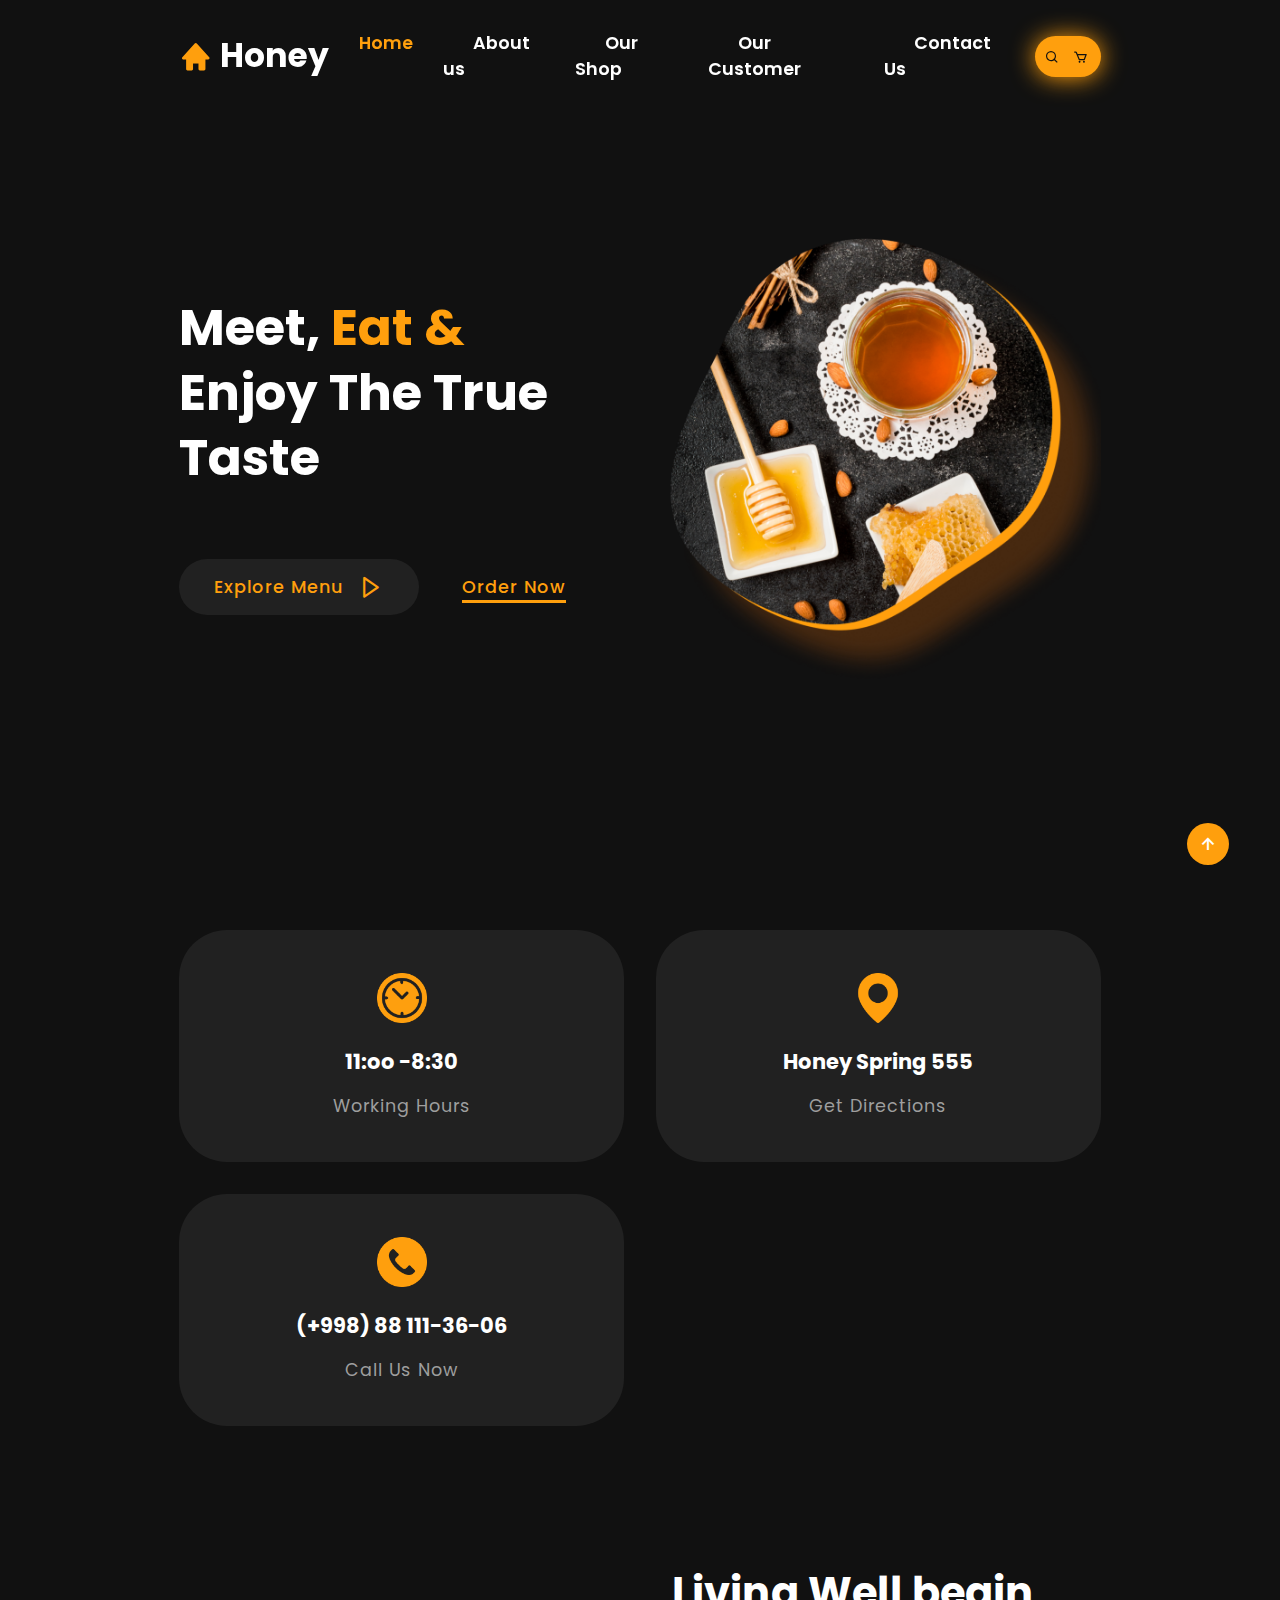
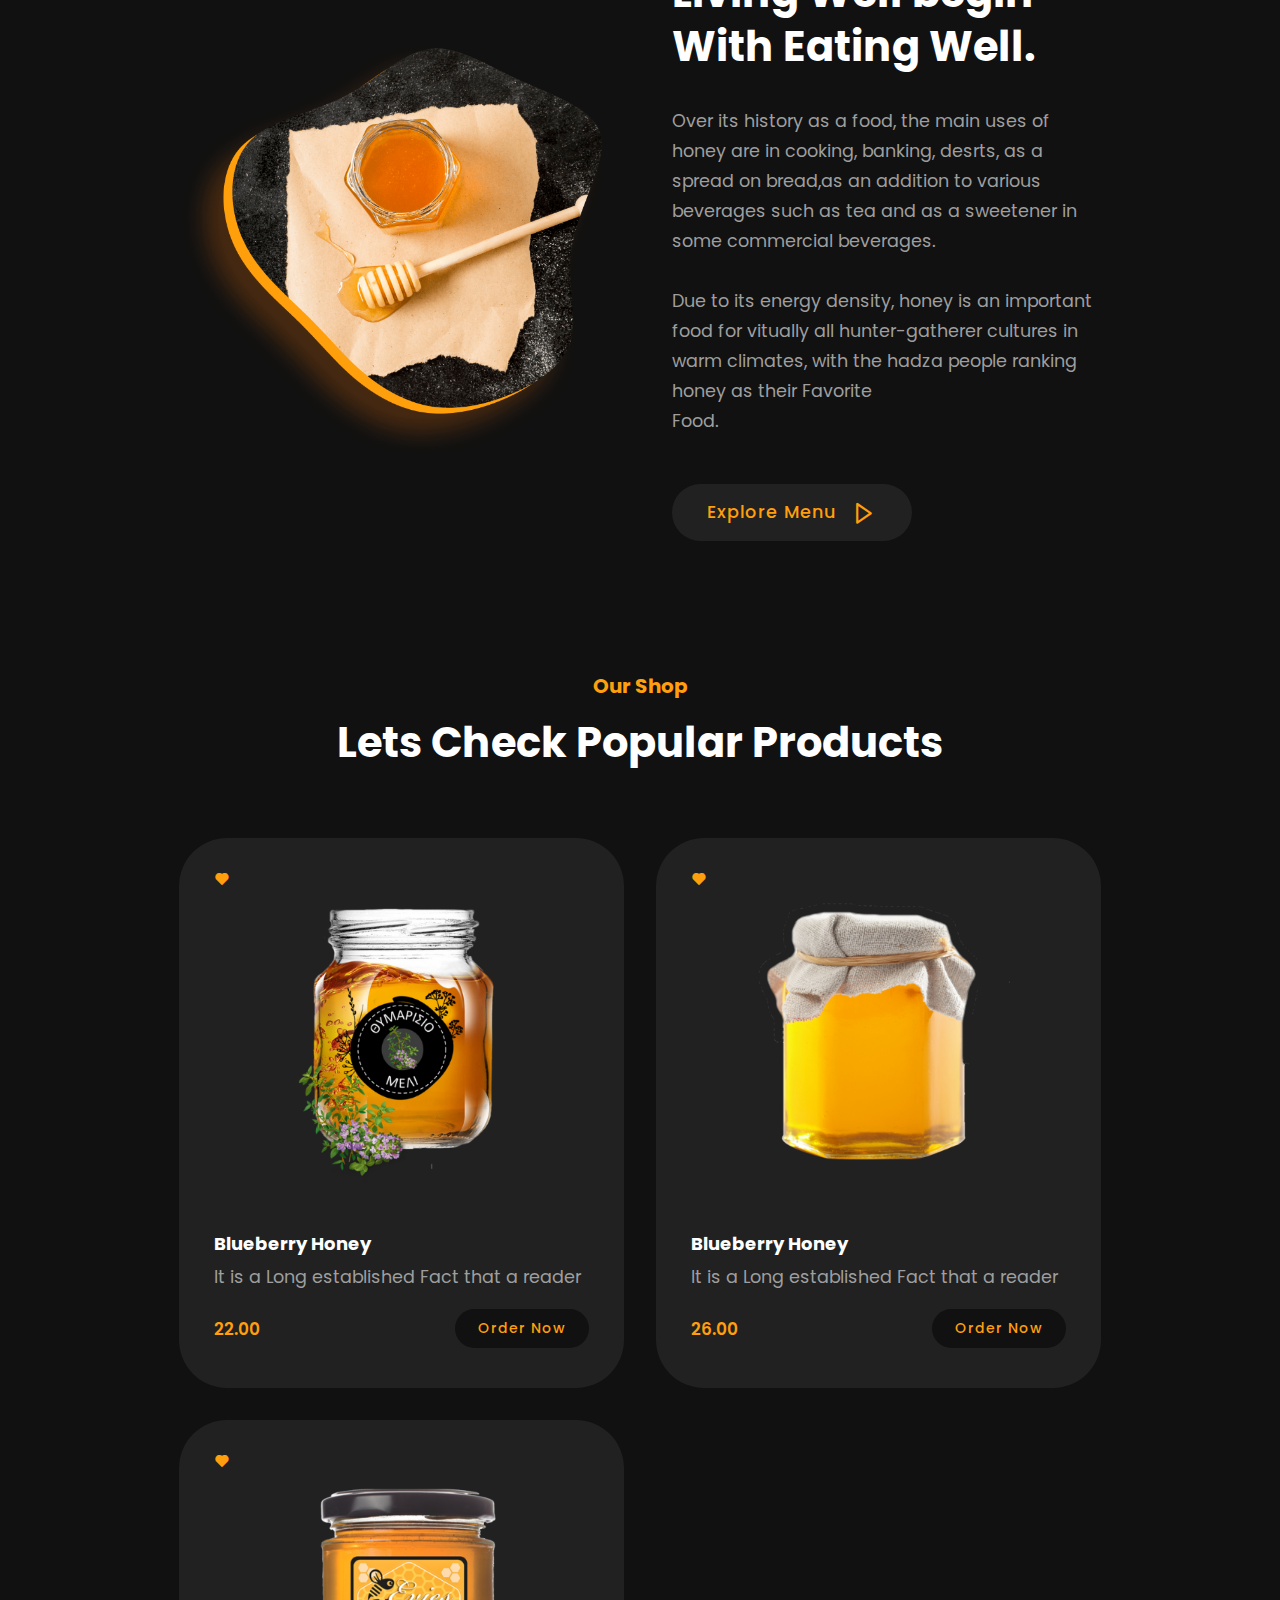
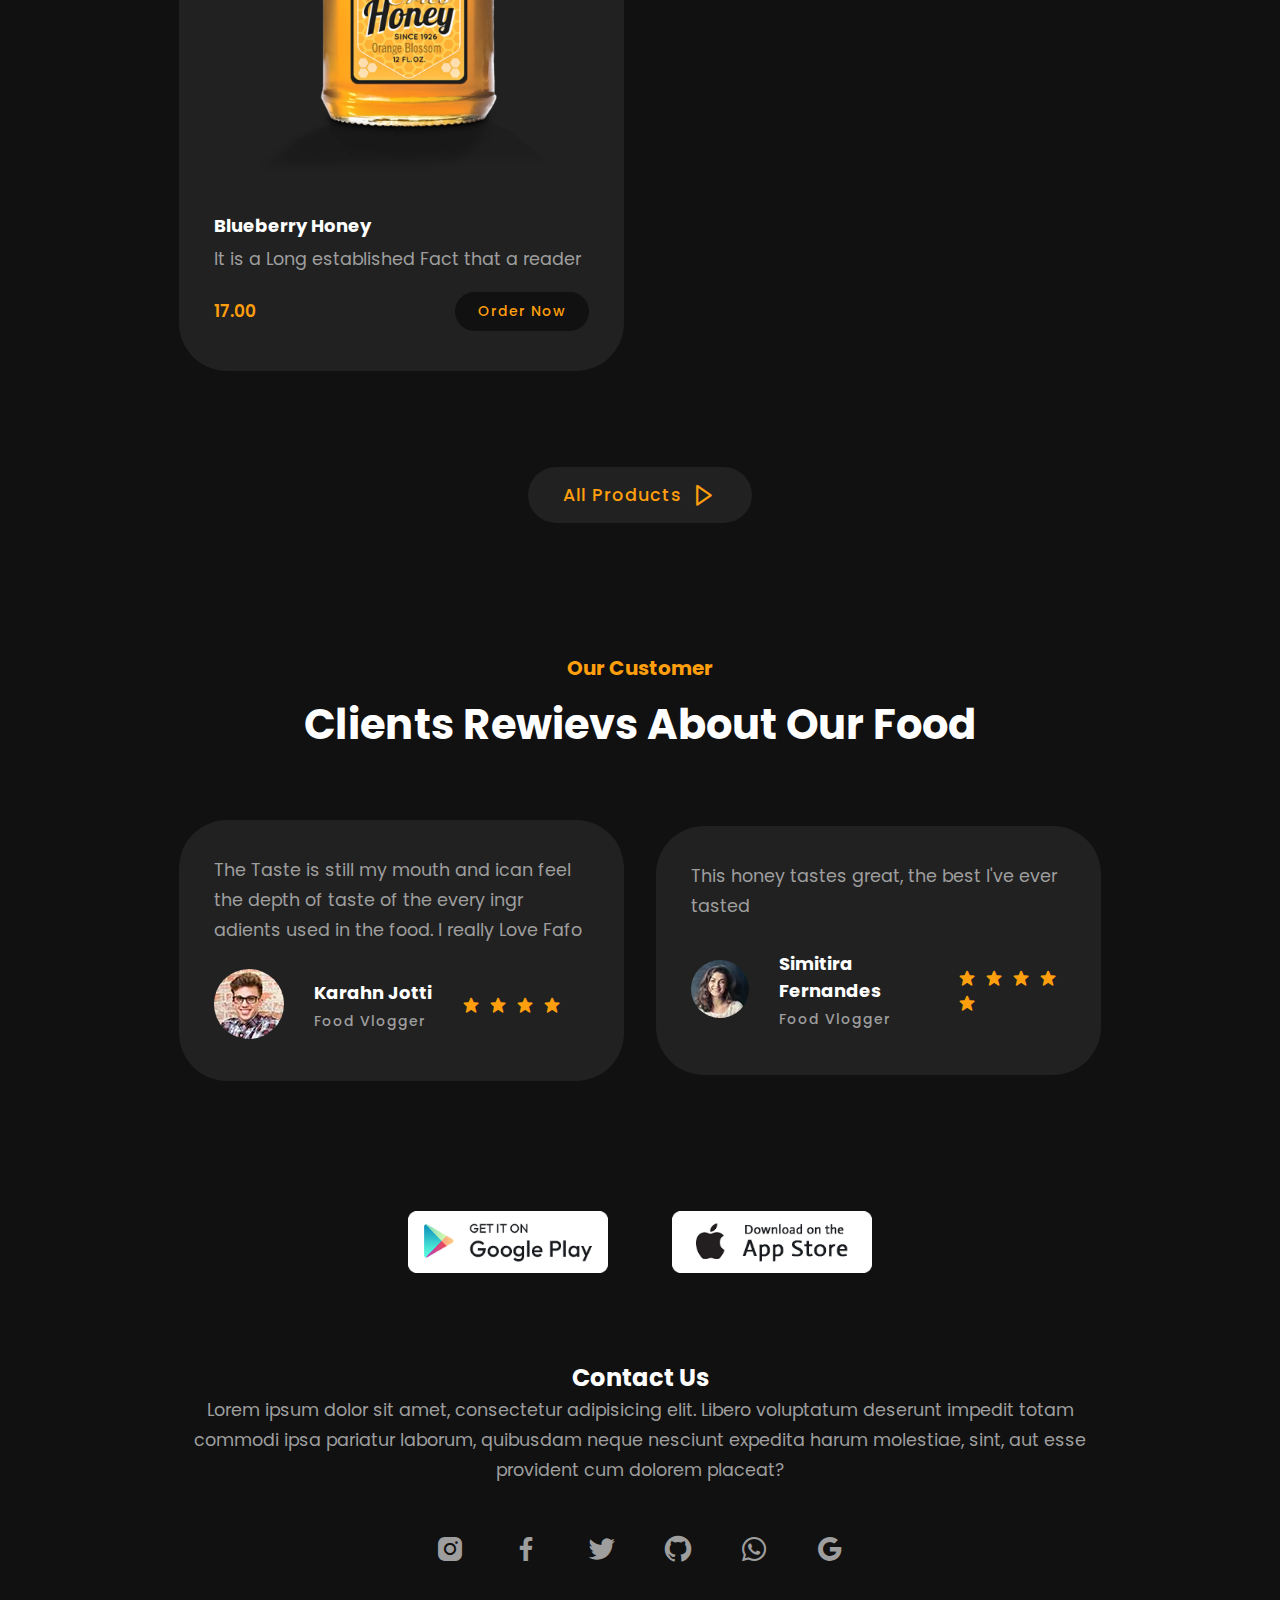
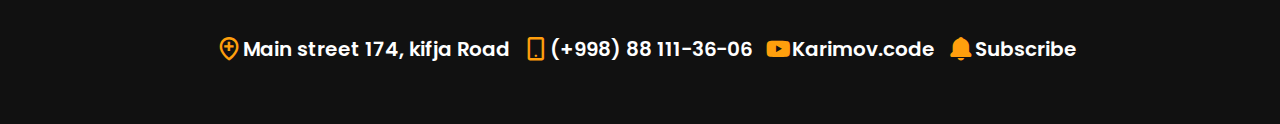
<file: index.html>
<!DOCTYPE html>
<html lang="en">

<head>
    <meta charset="UTF-8">
    <meta name="viewport" content="width=device-width, initial-scale=1.0">
    <title>Fast-food || website</title>
    <link rel="stylesheet" type="text/css" href="style.css">

    <!-- box icons -->

    <link rel="stylesheet" href="https://unpkg.com/boxicons@latest/css/boxicons.min.css">

    <!-- google fonts -->

    <link rel="preconnect" href="https://fonts.googleapis.com">
    <link rel="preconnect" href="https://fonts.gstatic.com" crossorigin>
    <link
        href="https://fonts.googleapis.com/css2?family=Poppins:ital,wght@0,400;0,500;0,600;0,700;0,800;0,900;1,300&display=swap"
        rel="stylesheet">
</head>

<body>

    <!-- header -->
    <header>
        <a href="#" class="logo"><i class='bx bxs-home'></i>Honey</a>

        <ul class="navlist">
            <li><a href="#home" class="active">Home</a></li>
            <li><a href="#about">About us</a></li>
            <li><a href="#shop">Our Shop</a></li>
            <li><a href="#rewievs">Our Customer</a></li>
            <li><a href="#contact">Contact Us</a></li>
        </ul>

        <div class="nav-icons">
            <a href="#"><i class='bx bx-search'></i></a>
            <a href="#"><i class='bx bx-cart'></i></a>
            <div class="bx bx-menu" id="menu-icon"></div>
        </div>
    </header>

    <!-- home -->
    <section class="home" id="home">
        <div class="home-text">
            <h1>Meet, <span>Eat &</span> <br> Enjoy The True <br> Taste</h1>
            <a href="#" class="btn">Explore Menu </i><i class='bx bx-right-arrow'></i></a>
            <a href="#" class="btn2">Order Now</a>
        </div>

        <div class="home-img">
            <img src="image/hero.png" alt="img error">
        </div>

    </section>



    <!-- container -->
    <section class="container">

        <div class="container-box">
            <img src="image/c1.png">
            <h3>11:oo -8:30</h3>
            <a href="#">Working Hours</a>
        </div>

        <div class="container-box">
            <img src="image/c2.png">
            <h3>Honey Spring 555</h3>
            <a href="#">Get Directions</a>
        </div>

        <div class="container-box">
            <img src="image/c3.png">
            <h3>(+998) 88 111-36-06</h3>
            <a href="#">Call Us Now</a>
        </div>
    </section>

    <!-- about us -->
    <section class="about" id="about">
        <div class="about-img">
            <img src="image/about.png">
        </div>
        <div class="about-text">
            <h2>Living Well begin <br> With Eating Well.</h2>
            <p>Over its history as a food, the main uses of honey are in cooking, banking, desrts, as a spread on
                bread,as an addition to various beverages such as tea and as a sweetener in some commercial beverages.
                <br> <br> Due to its energy density, honey is an important food for vitually all hunter-gatherer
                cultures in warm climates, with the hadza people ranking honey as their Favorite <br> Food.
            </p>
            <a href="#" class="btn">Explore Menu </i><i class='bx bx-right-arrow'></i></a>
        </div>
    </section>

    <!-- Our shop -->
    <section class="shop" id="shop">
        <div class="middle-text">
            <h4>Our Shop</h4>
            <h2>Lets Check Popular Products</h2>

        </div>
        <div class="shop-content">
            <div class="row">
                <img src="image/p1.png">
                <h3>Blueberry Honey</h3>
                <p>It is a Long established Fact that a reader</p>
                <div class="in-text">
                    <div class="price">
                        <h6>22.00</h6>
                    </div>
                    <div class="s-btnn">
                        <a href="#">Order Now</a>
                    </div>
                </div>
                <div class="top-icon">
                    <a href="#"><i class='bx bxs-heart'></i></a>
                </div>
            </div>

            <div class="row">
                <img src="image/p3.png">
                <h3>Blueberry Honey</h3>
                <p>It is a Long established Fact that a reader</p>
                <div class="in-text">
                    <div class="price">
                        <h6>26.00</h6>
                    </div>
                    <div class="s-btnn">
                        <a href="#">Order Now</a>
                    </div>
                </div>
                <div class="top-icon">
                    <a href="#"><i class='bx bxs-heart'></i></a>
                </div>
            </div>

            <div class="row">
                <img src="image/p4.png">
                <h3>Blueberry Honey</h3>
                <p>It is a Long established Fact that a reader</p>
                <div class="in-text">
                    <div class="price">
                        <h6>17.00</h6>
                    </div>
                    <div class="s-btnn">
                        <a href="#">Order Now</a>
                    </div>
                </div>
                <div class="top-icon">
                    <a href="#"><i class='bx bxs-heart'></i></a>
                </div>
            </div>
        </div>

        <div class="row-btn">
            <a href="all.html" class="btn">All Products</i><i class='bx bx-right-arrow'></i></a>
        </div>
    </section>

    <!-- rewievs -->
    <section class="rewievs" id="rewievs">
        <div class="middle-text">
            <h4>Our Customer</h4>
            <h2>Clients Rewievs About Our Food</h2>
        </div>

        <div class="review-content">
            <div class="box">
                <p>The Taste is still my mouth and ican feel the depth of taste of the every ingr adients used in the
                    food. I really Love Fafo</p>
                <div class="in-box">
                    <div class="bx-img">
                        <img src="image/r1.jpg">
                    </div>
                    <div class="bxx-text">
                        <h4>Karahn Jotti</h4>
                        <h5>Food Vlogger</h5>
                    </div>
                    <div class="ratings">
                        <a href="#"><i class='bx bxs-star'></i></a>
                        <a href="#"><i class='bx bxs-star'></i></a>
                        <a href="#"><i class='bx bxs-star'></i></a>
                        <a href="#"><i class='bx bxs-star'></i></a>
                    </div>
                </div>
            </div>

        

            <div class="box">
                <p>This honey tastes great, the best I've ever tasted</p>
                <div class="in-box">
                    <div class="bx-img">
                        <img src="image/r2.jpg">
                    </div>
                    <div class="bxx-text">
                        <h4>Simitira Fernandes</h4>
                        <h5>Food Vlogger</h5>
                    </div>
                    <div class="ratings">
                        <a href="#"><i class='bx bxs-star'></i></a>
                        <a href="#"><i class='bx bxs-star'></i></a>
                        <a href="#"><i class='bx bxs-star'></i></a>
                        <a href="#"><i class='bx bxs-star'></i></a>
                        <a href="#"><i class='bx bxs-star'></i></a>
                    </div>
                </div>
            </div>
        </div>
    </section>

    <!-- contact -->
    <section class="contact" id="contact">
        <div class="contact-content">
            <div class="contact-img">
                <div class="c-one">
                    <img src="image/f1.png">
                </div>
                <div class="c-one">
                    <img src="image/f2.png">
                </div>
            </div>
            <div class="contact-text">
                <h2>Contact Us</h2>
                <p>Lorem ipsum dolor sit amet, consectetur adipisicing elit. Libero voluptatum deserunt impedit totam
                    commodi ipsa pariatur laborum, quibusdam neque nesciunt expedita harum molestiae, sint, aut esse
                    provident cum dolorem placeat?</p>
                <div class="soical">
                    <a href="#" class="clr"><i class='bx bxl-instagram-alt'></i></a>
                    <a href="#"><i class='bx bxl-facebook'></i></a>
                    <a href="#"><i class='bx bxl-twitter'></i></a>
                    <a href="#"><i class='bx bxl-github'></i></a>
                    <a href="#"><i class='bx bxl-whatsapp'></i></a>
                    <a href="#"><i class='bx bxl-google'></i></a>
                </div>
            </div>
            <div class="details">
                <div class="main-d">
                    <a href="#"><i class='bx bx-location-plus'></i>Main street 174, kifja Road</a>
                </div>

                <div class="main-d">
                    <a href="#"><i class='bx bx-mobile-alt'></i></i>(+998) 88 111-36-06</a>
                </div>

                <div class="main-d">
                    <a href="#"><i class='bx bxl-youtube'></i></i>Karimov.code</a>
                </div>

                <div class="main-d">
                    <a href="#"><i class='bx bxs-bell'></i></i>Subscribe</a>
                </div>

            </div>
        </div>
    </section>

    <!-- scroll -->
    <a href="#" class="scroll">
        <i class='bx bx-up-arrow-alt' ></i>
    </a>
    <!-- link to js -->
    <script src="main.js"></script>
</body>

</html>
</file>
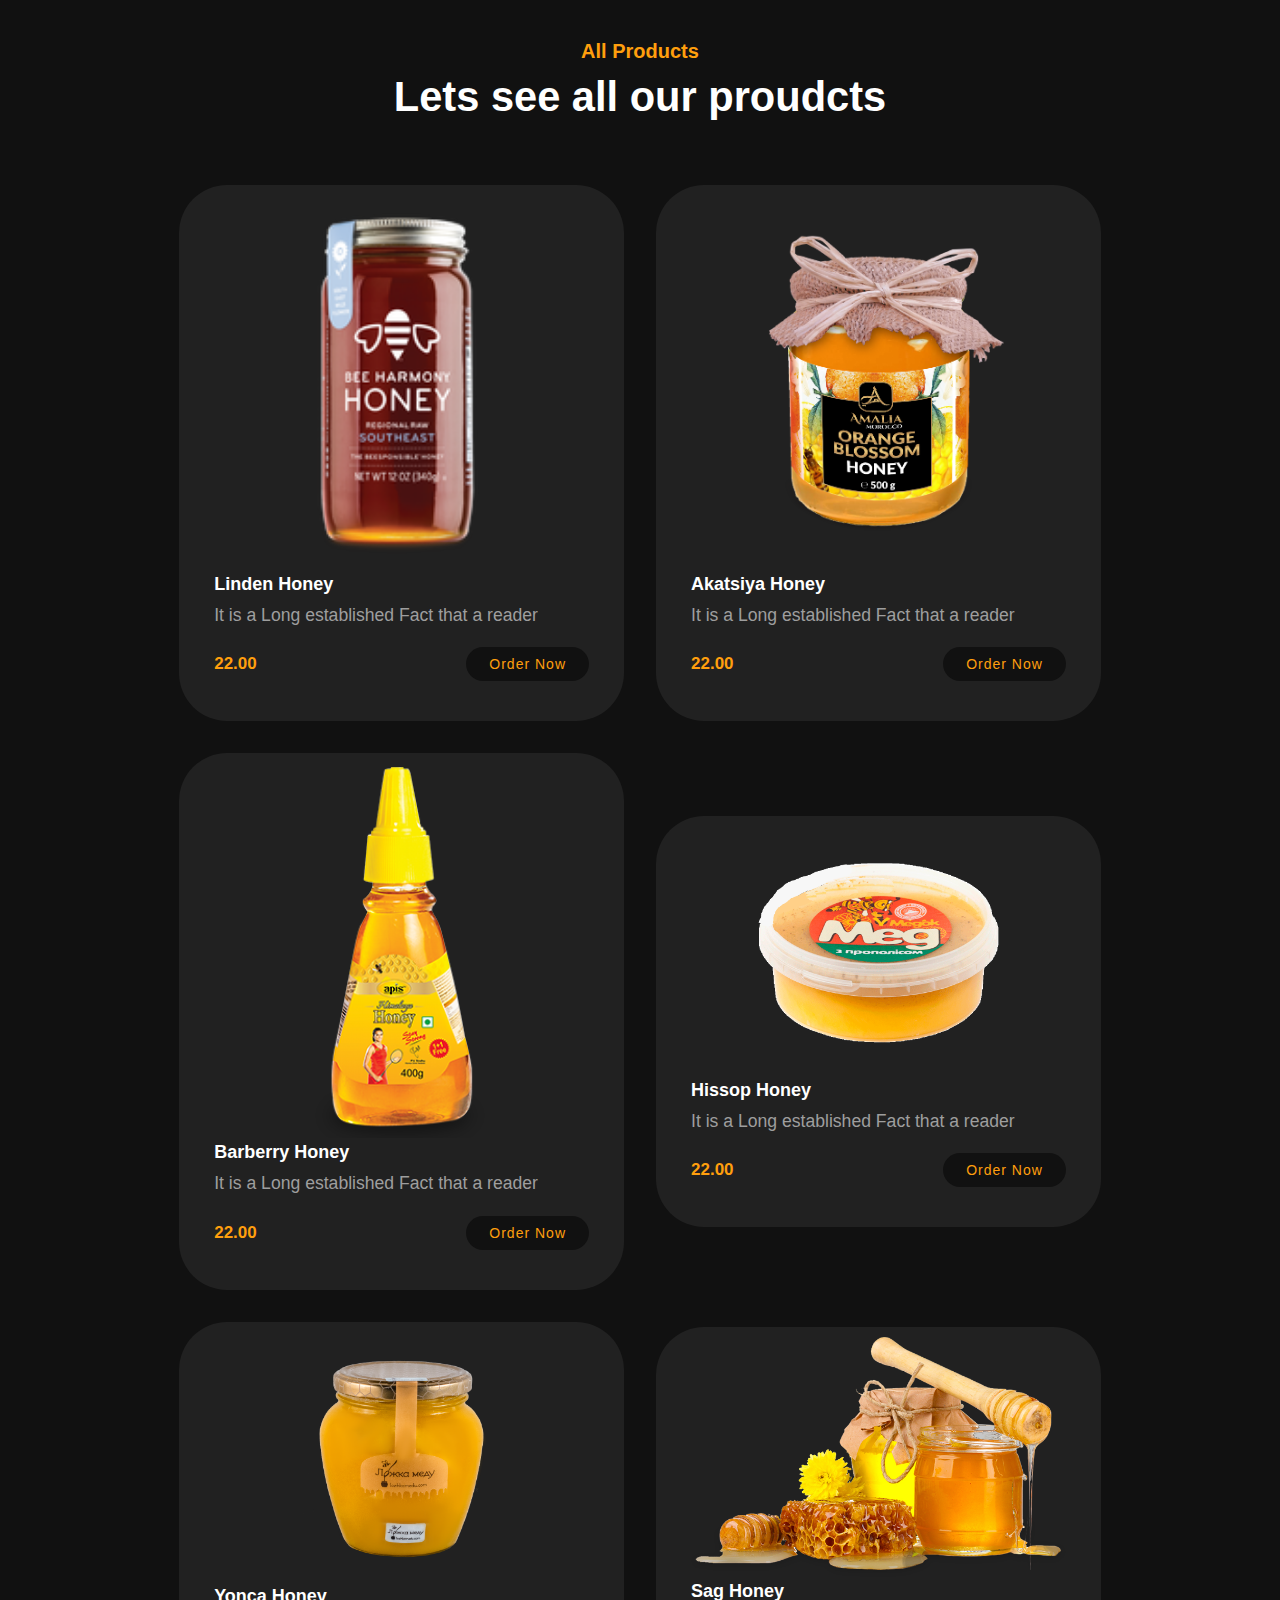
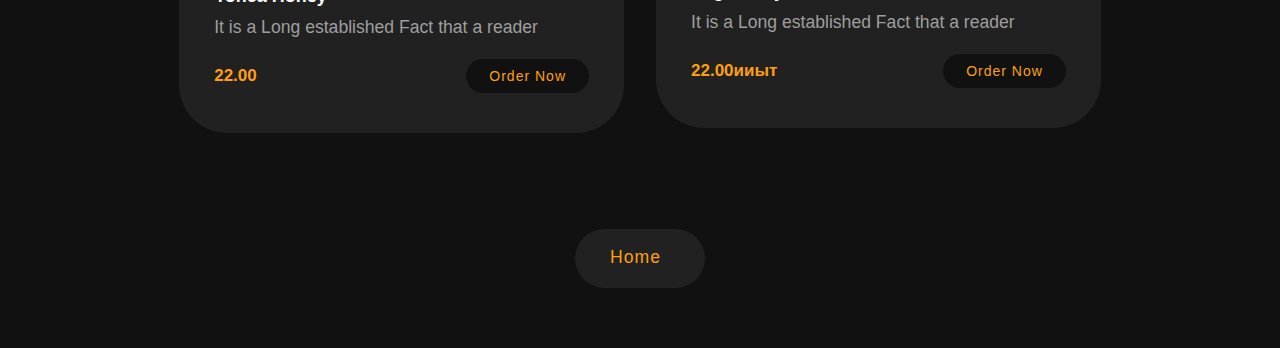
<file: all.html>
<!DOCTYPE html>
<html lang="en">

<head>
    <meta charset="UTF-8">
    <meta name="viewport" content="width=device-width, initial-scale=1.0">
    <link rel="stylesheet" href="style.css">
    <title>All Proudcts</title>
</head>

<body class="body2">
    <!-- all products -->
    <section class="shop" id="shop">
        <div class="middle-text2">
            <h4 class="textt">All Products</h4>
            <h2>Lets see all our proudcts</h2>
        </div>

        <div class="shop-content2">
            <div class="row">
                <img src="image/HOney.png">
                <h3>Linden Honey</h3>
                <p>It is a Long established Fact that a reader</p>
                <div class="in-text">
                    <div class="price">
                        <h6>22.00</h6>
                    </div>
                    <div class="s-btnn">
                        <a href="#">Order Now</a>
                    </div>
                </div>
                <div class="top-icon">
                    <a href="#"><i class='bx bxs-heart'></i></a>
                </div>
            </div>


             <div class="row">
                <img src="image/Blossom.png">
                <h3>Akatsiya Honey</h3>
                <p>It is a Long established Fact that a reader</p>
                <div class="in-text">
                    <div class="price">
                        <h6>22.00</h6>
                    </div>
                    <div class="s-btnn">
                        <a href="#">Order Now</a>
                    </div>
                </div>
                <div class="top-icon">
                    <a href="#"><i class='bx bxs-heart'></i></a>
                </div>
            </div>

             <div class="row">
                <img src="image/Kenayi.png">
                <h3>Barberry Honey</h3>
                <p>It is a Long established Fact that a reader</p>
                <div class="in-text">
                    <div class="price">
                        <h6>22.00</h6>
                    </div>
                    <div class="s-btnn">
                        <a href="#">Order Now</a>
                    </div>
                </div>
                <div class="top-icon">
                    <a href="#"><i class='bx bxs-heart'></i></a>
                </div>
            </div>


             <div class="row">
                <img src="image/myed.png" class="comboo">
                <h3>Hissop Honey</h3>
                <p>It is a Long established Fact that a reader</p>
                <div class="in-text">
                    <div class="price">
                        <h6>22.00</h6>
                    </div>
                    <div class="s-btnn">
                        <a href="#">Order Now</a>
                    </div>
                </div>
                <div class="top-icon">
                    <a href="#"><i class='bx bxs-heart'></i></a>
                </div>
            </div>

             <div class="row">
                <img src="image/zb.png" class="acaci">
                <h3>Yonca Honey</h3>
                <p>It is a Long established Fact that a reader</p>
                <div class="in-text">
                    <div class="price">
                        <h6>22.00</h6>
                    </div>
                    <div class="s-btnn">
                        <a href="#">Order Now</a>
                    </div>
                </div>
                <div class="top-icon">
                    <a href="#"><i class='bx bxs-heart'></i></a>
                </div>
            </div>

             <div class="row">
                <img src="image/pngwing.com.png">
                <h3>Sag Honey</h3>
                <p>It is a Long established Fact that a reader</p>
                <div class="in-text">
                    <div class="price">
                        <h6>22.00ииыт</h6>
                    </div>
                    <div class="s-btnn">
                        <a href="#">Order Now</a>
                    </div>
                </div>
                <div class="top-icon">
                    <a href="#"><i class='bx bxs-heart'></i></a>
                </div>
            </div>
        </div>
        <div class="row-btn">
            <a href="index.html" class="btn">Home</i><i class='bx bx-right-arrow'></i></a>
        </div>
    </section>







</body>

</html>
</file>
<file: style.css>
* {
    padding: 0;
    margin: 0;
    box-sizing: border-box;
    font-family: 'Poppins', sans-serif;
    list-style: none;
    text-decoration: none;
    scroll-behavior: smooth;
    scroll-padding-top: 3rem;
}

:root {
    --main-color: #ff9f0d;
    --text-color: #fff;
    --other-color: #212121;
    --second-color: #9e9e9e;
    --bg-color: #111111;

    --big-font: 4.5rem;
    --h2-font: 2.6rem;
    --p-font: 1.1rem;
}

body {
    background: var(--bg-color);
    color: var(--text-color);
}

header {
    position: fixed;
    width: 100%;
    top: 0;
    right: 0;
    z-index: 1000;
    display: flex;
    align-items: center;
    justify-content: space-between;
    background: transparent;
    padding: 30px 14%;
    transition: all .50s ease;
}

.logo {
    display: flex;
    align-items: center;
    color: var(--text-color);
    font-size: 33px;
    font-weight: 700;
}

.logo i {
    vertical-align: middle;
    margin-right: 8px;
    color: var(--main-color);
}

.navlist {
    display: flex;
}

.navlist a {
    color: var(--text-color);
    font-size: var(--p-font);
    font-weight: 600;
    margin: 0 30px;
    transition: all .50s ease;
}

.navlist a:hover {
    color: var(--main-color);
}

.navlist a.active {
    color: var(--main-color);
}

.nav-icons {
    display: flex;
    align-items: center;
    padding: 8px 5px;
    background: var(--main-color);
    border-radius: 3rem;
    box-shadow: #ff9f0d 0px 1px 25px;
}

.nav-icons i {
    vertical-align: middle;
    font-size: 15px;
    color: var(--bg-color);
    margin-right: 8px;
    margin-left: 5px;
    transition: all .50s ease;
}

#menu-icon {
    font-size: 32px;
    color: var(--bg-color);
    z-index: 10001;
    cursor: pointer;
    display: none;
}

.nav-icons i:hover {
    transform: scale(1.1);
    color: var(--text-color);
}

section {
    padding: 70px 14% 60px;
}

.home {
    position: relative;
    height: 100vh;
    width: 100%;
    display: grid;
    grid-template-columns: repeat(2, 1fr);
    align-items: center;
    gap: 2rem;
}

.home-img img {
    width: 100%;
    height: auto;
}

.home-text {
    font-size: 50px;
}

.home-text h1 {
    font-size: var(--big-color);
    font-weight: 700;
    line-height: 1.3;
    margin-bottom: 3rem;
}

span {
    color: var(--main-color);
}

.btn {
    display: inline-block;
    padding: 15px 35px;
    background: var(--other-color);
    color: var(--main-color);
    font-size: var(--p-font);
    font-weight: 500;
    letter-spacing: 1px;
    border-radius: 3rem;
    transition: all .50s ease;
}

.btn i {
    vertical-align: middle;
    margin-left: 9px;
    font-size: 25px;
}

.btn:hover {
    background: var(--main-color);
    color: var(--bg-color);
    box-shadow: #ff9f0d 0px 1px 25px;
}


.btn2 {
    font-size: 20px;
    display: inline-block;
    margin-left: 30px;
    font-size: var(--p-font);
    font-weight: 500;
    letter-spacing: 1px;
    border-bottom: 3px solid var(--main-color);
    color: var(--main-color);
    transition: all .50s ease;
}

.btn2:hover {
    transform: scale(1.1) translateX(12px);
}

header.sticky {
    padding: 12px 14%;
    background: var(--other-color);
}

.container {
    padding: 30px 14% 70px;
    display: grid;
    grid-template-columns: repeat(auto-fit, minmax(300px, auto));
    gap: 2rem;
    text-align: center;
}

.container-box {
    padding: 43px 43px 43px 43px;
    background: var(--other-color);
    border-radius: 3rem;
}

.container-box img {
    width: 100%;
    max-width: 50px;
    height: auto;
}

.container-box h3 {
    font-size: 21px;
    font-weight: bold;
    margin: 16px 0;
}

.container-box a {
    color: var(--second-color);
    font-size: var(--p-font);
    letter-spacing: 1px;
    transition: all .50s ease;
}

.container-box a:hover {
    color: var(--main-color);
}

.about {
    display: grid;
    grid-template-columns: repeat(2, 1fr);
    align-items: center;
    gap: 4rem;
}

.about-img img {
    width: 100%;
    height: auto;
}

.about-text h2 {
    font-size: var(--h2-font);
    line-height: 1.3;
    margin-bottom: 2rem;
}

.about-text p {
    color: var(--second-color);
    font-size: var(--p-font);
    line-height: 30px;
    margin-bottom: 3rem;
}

.middle-text {
    text-align: center;
}

.middle-text2 {
    margin-top: -30px;
    text-align: center;
}

.middle-text h4 {
    font-size: 20px;
    font-weight: 700;
    margin-bottom: 10px;
    color: var(--main-color);
}

.middle-text2 .textt {
    font-size: 20px;
    font-weight: 700;
    margin-bottom: 10px;
    color: var(--main-color);
}

.middle-text h2 {
    font-size: var(--h2-font);
}

.middle-text2 h2 {
    font-size: var(--h2-font);
}

.shop-content {
    display: grid;
    grid-template-columns: repeat(auto-fit, minmax(300px, auto));
    gap: 2rem;
    align-items: center;
    margin-top: 4rem;
}

.row {
    position: relative;
    padding: 10px 35px 40px;
    background: var(--other-color);
    border-radius: 3rem;
}

.row img {
    width: 100%;
    height: auto;
    transition: transform .50s ease;
    cursor: pointer;
}

.row h3 {
    font-size: 18px;
    margin-bottom: 5px;
    font-weight: 700;
}

.row p {
    color: var(--second-color);
    font-size: var(--p-font);
    line-height: 30px;
    margin-bottom: 1.1rem;
}

.in-text {
    display: flex;
    align-items: center;
    justify-content: space-between;
}

.in-text .price h6 {
    font-size: 17px;
    color: var(--main-color);
    font-weight: 600;
}

.in-text .s-btnn a {
    display: inline-block;
    padding: 9px 23px;
    background: var(--bg-color);
    color: var(--main-color);
    font-size: 14px;
    font-weight: 500;
    letter-spacing: 1px;
    border-radius: 3rem;
    transition: all .50s ease;
}

.in-text .s-btnn a:hover {
    background: var(--main-color);
    color: var(--bg-color);
    box-shadow: #ff9f0d 0px 1px 25px;
}

.top-icon {
    position: absolute;
    top: 30px;
    left: 35px;
}

.top-icon i {
    /* font-size: 1px; */
    color: var(--main-color);
}

.row-btn {
    text-align: center;
    margin-top: 6rem;
}

.row img:hover {
    transform: scale(1.1);
}

.review-content {
    display: grid;
    grid-template-columns: repeat(auto-fit, minmax(300px, auto));
    gap: 2rem;
    align-items: center;
    margin-top: 4rem;
}

.box {
    padding: 35px;
    background: var(--other-color);
    border-radius: 3rem;
}

.box p {
    color: var(--second-color);
    font-size: var(--p-font);
    line-height: 30px;
    margin-bottom: 1.5rem;
}

.in-box {
    display: flex;
    align-items: center;
    gap: 30px;
}

.bx-img img {
    width: 100%;
    height: auto;
    border-radius: 3rem;
}

.bxx-text h4 {
    margin: 5px 0;
    font-size: 18px;
}

.bxx-text h5 {
    color: var(--second-color);
    font-size: 14px;
    font-weight: 500;
    letter-spacing: 1px;
    margin-bottom: 10px;
}

.ratings i {
    color: var(--main-color);
    font-size: 18px;
    margin-right: 5px;
}

.contact-content {
    display: flex;
    align-items: center;
    flex-wrap: wrap;
    flex-direction: column;
}

.contact-img {
    display: flex;
    flex-wrap: wrap;
    text-align: center;
    gap: 4rem;
    margin-bottom: 5rem;
}

.contact-img img {
    width: 100%;
    max-width: 200px;
    height: auto;
    cursor: pointer;
    transition: all .50s ease;
}

.contact-img img:hover {
    transform: scale(0.9);
}

.contact-text {
    text-align: center;
    margin-bottom: 4rem;
}

.contact-text p {
    color: var(--second-color);
    font-size: var(--p-font);
    max-width: 950px;
    line-height: 30px;
    margin-bottom: 3rem;
}

.soical i {
    display: inline-block;
    font-size: 32px;
    color: var(--second-color);
    margin: 0 20px;
    transition: all .50s ease;
}

.soical .clr i {
    color: var(--second-color);
}

.soical i:hover {
    color: var(--main-color);
}

.details {
    display: flex;
    flex-wrap: wrap;
    align-items: center;
    row-gap: 3rem;
}

.main-d a {
    display: flex;
    align-items: center;
    color: var(--text-color);
    font-size: 20px;
    font-weight: 600;
}

.main-d i {
    vertical-align: middle;
    margin-left: 12px;
    font-size: 28px;
    color: var(--main-color);
} 

.scroll {
    position: fixed;
    bottom: 2.2rem;
    border-top: 2rem;
    right: 3.2rem;
}

.scroll i {
    font-size: 22px;
    color: var(--text-color);
    border-radius: 2rem;
    background: var(--main-color);
    padding: 10px;
}

.body2 {
    background-color: var(--bg-color);
    color: var(--text-color);
}

.row-2 {
    position: relative;
    padding: 1px 3px 4px;
    border-radius: 3rem;
}

.rasmlar {
    width: 150px;
    height: auto;
    transition: transform .50s ease;
    cursor: pointer;
    transition: all .50s ease;
}

.rasmlar:hover {
    width: 200px;
}

.shop-content2 {
    /* margin-left: 120px */
    display: grid;
    grid-template-columns: repeat(auto-fit, minmax(300px, auto));
    gap: 2rem;
    align-items: center;
    margin-top: 4rem;
}
</file>
